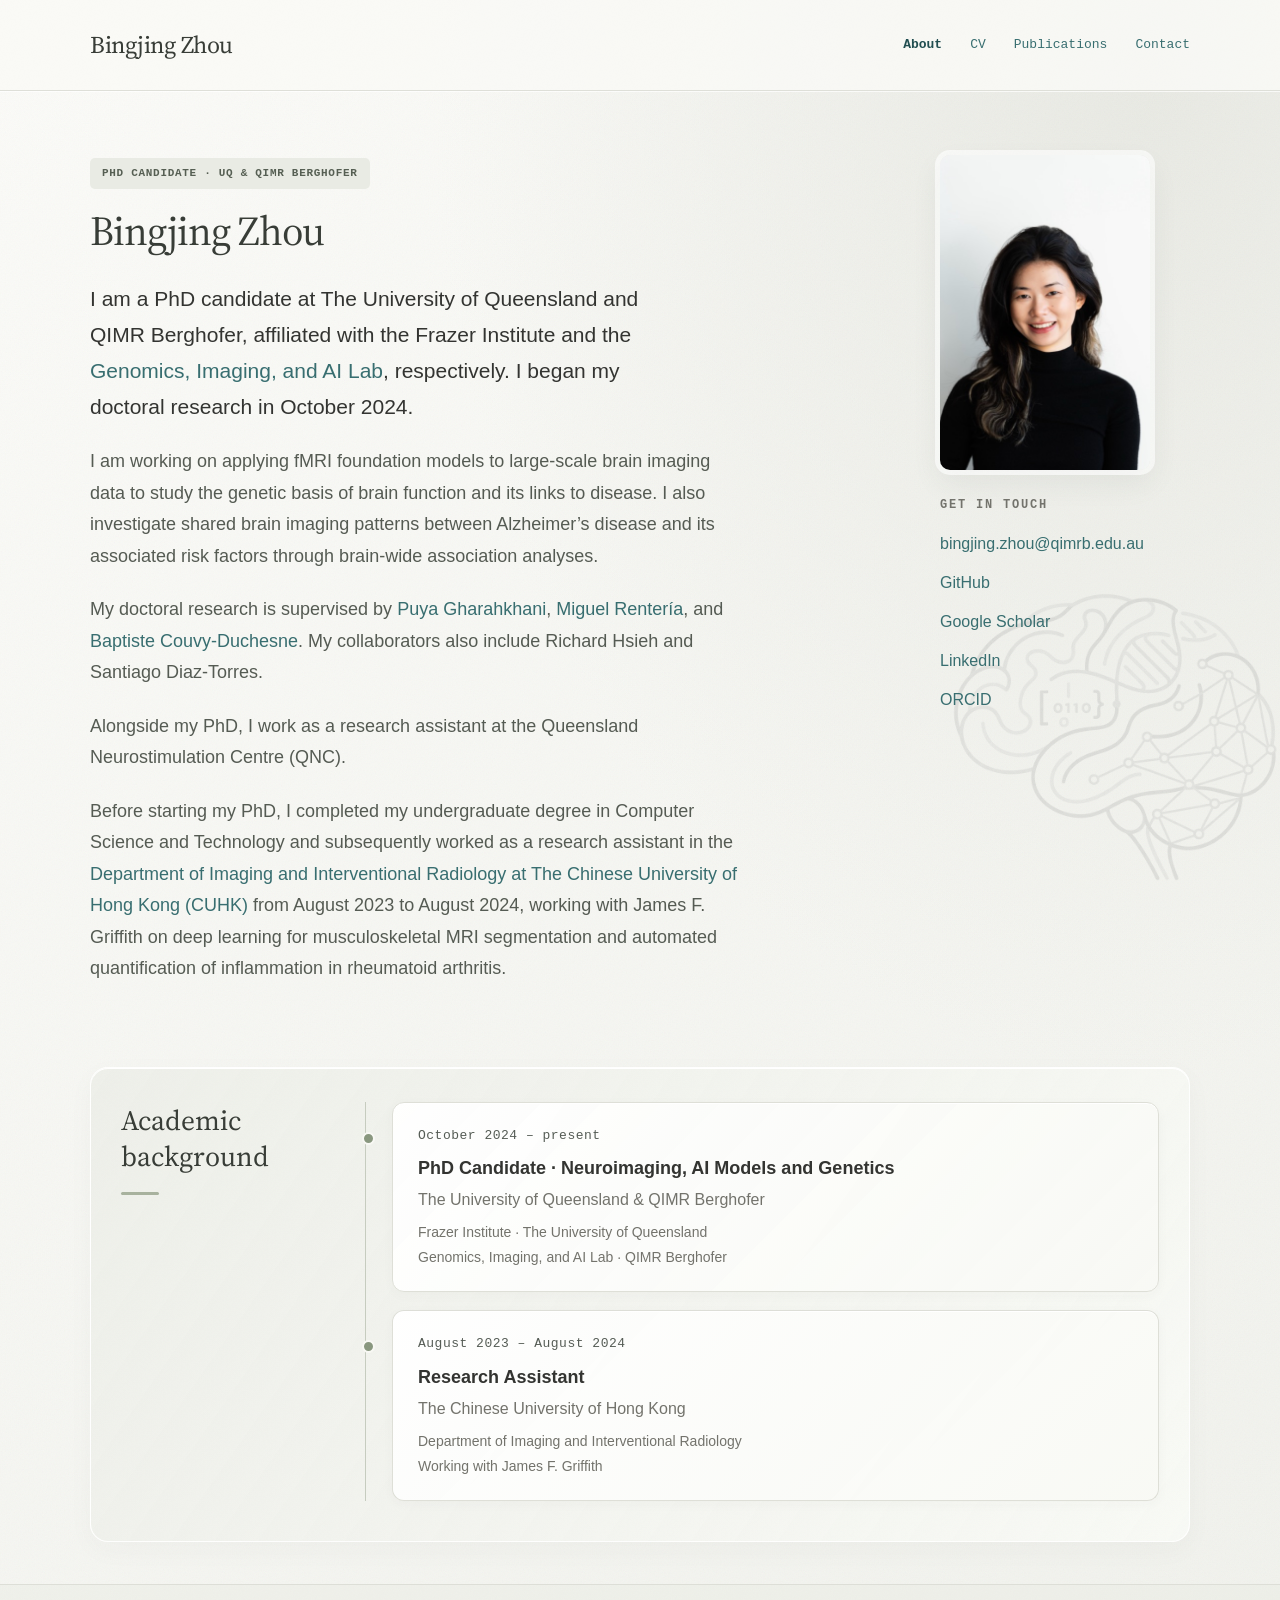
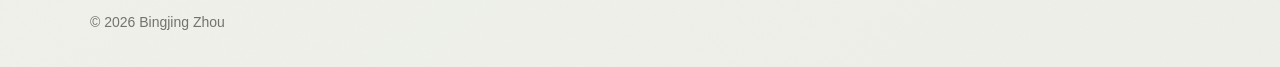
<file: index.html>
<!doctype html>
<html lang="en">
<head>
<meta charset="utf-8">
<meta name="viewport" content="width=device-width, initial-scale=1">
<title>Bingjing Zhou | Imaging Genetics &amp; AI | QIMR Berghofer</title>
<meta name="description" content="Bingjing Zhou, PhD candidate at The University of Queensland and QIMR Berghofer. Academic background and contact information.">
<link rel="icon" type="image/png" href="assets/omni-motif.png?v=20260914">
<link rel="stylesheet" href="site.css?v=20260914-darker-motif">
<link rel="preconnect" href="https://fonts.googleapis.com">
<link rel="preconnect" href="https://fonts.gstatic.com" crossorigin>
<link href="https://fonts.googleapis.com/css2?family=Source+Sans+3:wght@400;500;600&family=Source+Serif+4:wght@400;500&display=swap" rel="stylesheet">
</head>
<body>
<a class="skip" href="#about">Skip to content</a>
<header><nav class="wrap" aria-label="Main navigation"><a class="brand" href="index.html">Bingjing Zhou</a><div class="navlinks"><a href="index.html" aria-current="page">About</a><a href="cv.html">CV</a><a href="publications.html">Publications</a><a href="index.html#contact">Contact</a></div></nav></header>
<main class="wrap">
<section class="intro" id="about" aria-labelledby="name">
<div><p class="eyebrow">PhD Candidate · UQ &amp; QIMR Berghofer</p><h1 id="name">Bingjing Zhou</h1><p class="lead">I am a PhD candidate at The University of Queensland and QIMR Berghofer, affiliated with the Frazer Institute and the <a href="https://www.qimrb.edu.au/researchers-and-labs/genomics-imaging-and-ai-lab">Genomics, Imaging, and AI Lab</a>, respectively. I began my doctoral research in October 2024.</p><p class="bio">I am working on applying fMRI foundation models to large-scale brain imaging data to study the genetic basis of brain function and its links to disease. I also investigate shared brain imaging patterns between Alzheimer’s disease and its associated risk factors through brain-wide association analyses.</p><p class="bio">My doctoral research is supervised by <a href="https://www.qimrb.edu.au/about/our-people/puya-gharahkhani">Puya Gharahkhani</a>, <a href="https://www.qimrb.edu.au/researchers-and-labs/computational-neurogenomics">Miguel Rentería</a>, and <a href="https://www.qimrb.edu.au/about/our-people/baptiste-couvy-duchesne">Baptiste Couvy-Duchesne</a>. My collaborators also include Richard Hsieh and Santiago Diaz-Torres.</p><p class="bio">Alongside my PhD, I work as a research assistant at the Queensland Neurostimulation Centre (QNC).</p><p class="bio">Before starting my PhD, I completed my undergraduate degree in Computer Science and Technology and subsequently worked as a research assistant in the <a href="https://www.diir.cuhk.edu.hk/">Department of Imaging and Interventional Radiology at The Chinese University of Hong Kong (CUHK)</a> from August 2023 to August 2024, working with James F. Griffith on deep learning for musculoskeletal MRI segmentation and automated quantification of inflammation in rheumatoid arthritis.</p></div>
<aside class="contact" id="contact" aria-labelledby="contact-title"><img class="profile-photo" src="assets/bingjing-zhou.jpg" alt="Bingjing Zhou" width="150" height="225"><h2 id="contact-title">Get in touch</h2><ul><li><a href="mailto:bingjing.zhou@qimrb.edu.au">bingjing.zhou@qimrb.edu.au</a></li><li><a href="https://github.com/Bingjing23">GitHub</a></li><li><a href="https://scholar.google.com.hk/citations?user=AtSq6WAAAAAJ&amp;hl=en">Google Scholar</a></li><li><a href="https://www.linkedin.com/in/bingjing-zhou-9565a0262/">LinkedIn</a></li><li><a href="https://orcid.org/0009-0007-9734-4721">ORCID</a></li></ul></aside>
</section>
<section class="section" id="background" aria-labelledby="background-title"><h2 id="background-title">Academic background</h2><div class="timeline"><article class="entry"><p class="date">October 2024 – present</p><h3>PhD Candidate · Neuroimaging, AI Models and Genetics</h3><p>The University of Queensland &amp; QIMR Berghofer</p><p class="detail">Frazer Institute · The University of Queensland<br>Genomics, Imaging, and AI Lab · QIMR Berghofer</p></article><article class="entry"><p class="date">August 2023 – August 2024</p><h3>Research Assistant</h3><p>The Chinese University of Hong Kong</p><p class="detail">Department of Imaging and Interventional Radiology<br>Working with James F. Griffith</p></article></div></section>
</main><footer><div class="wrap">© 2026 Bingjing Zhou</div></footer>
</body>
</html>
</file>
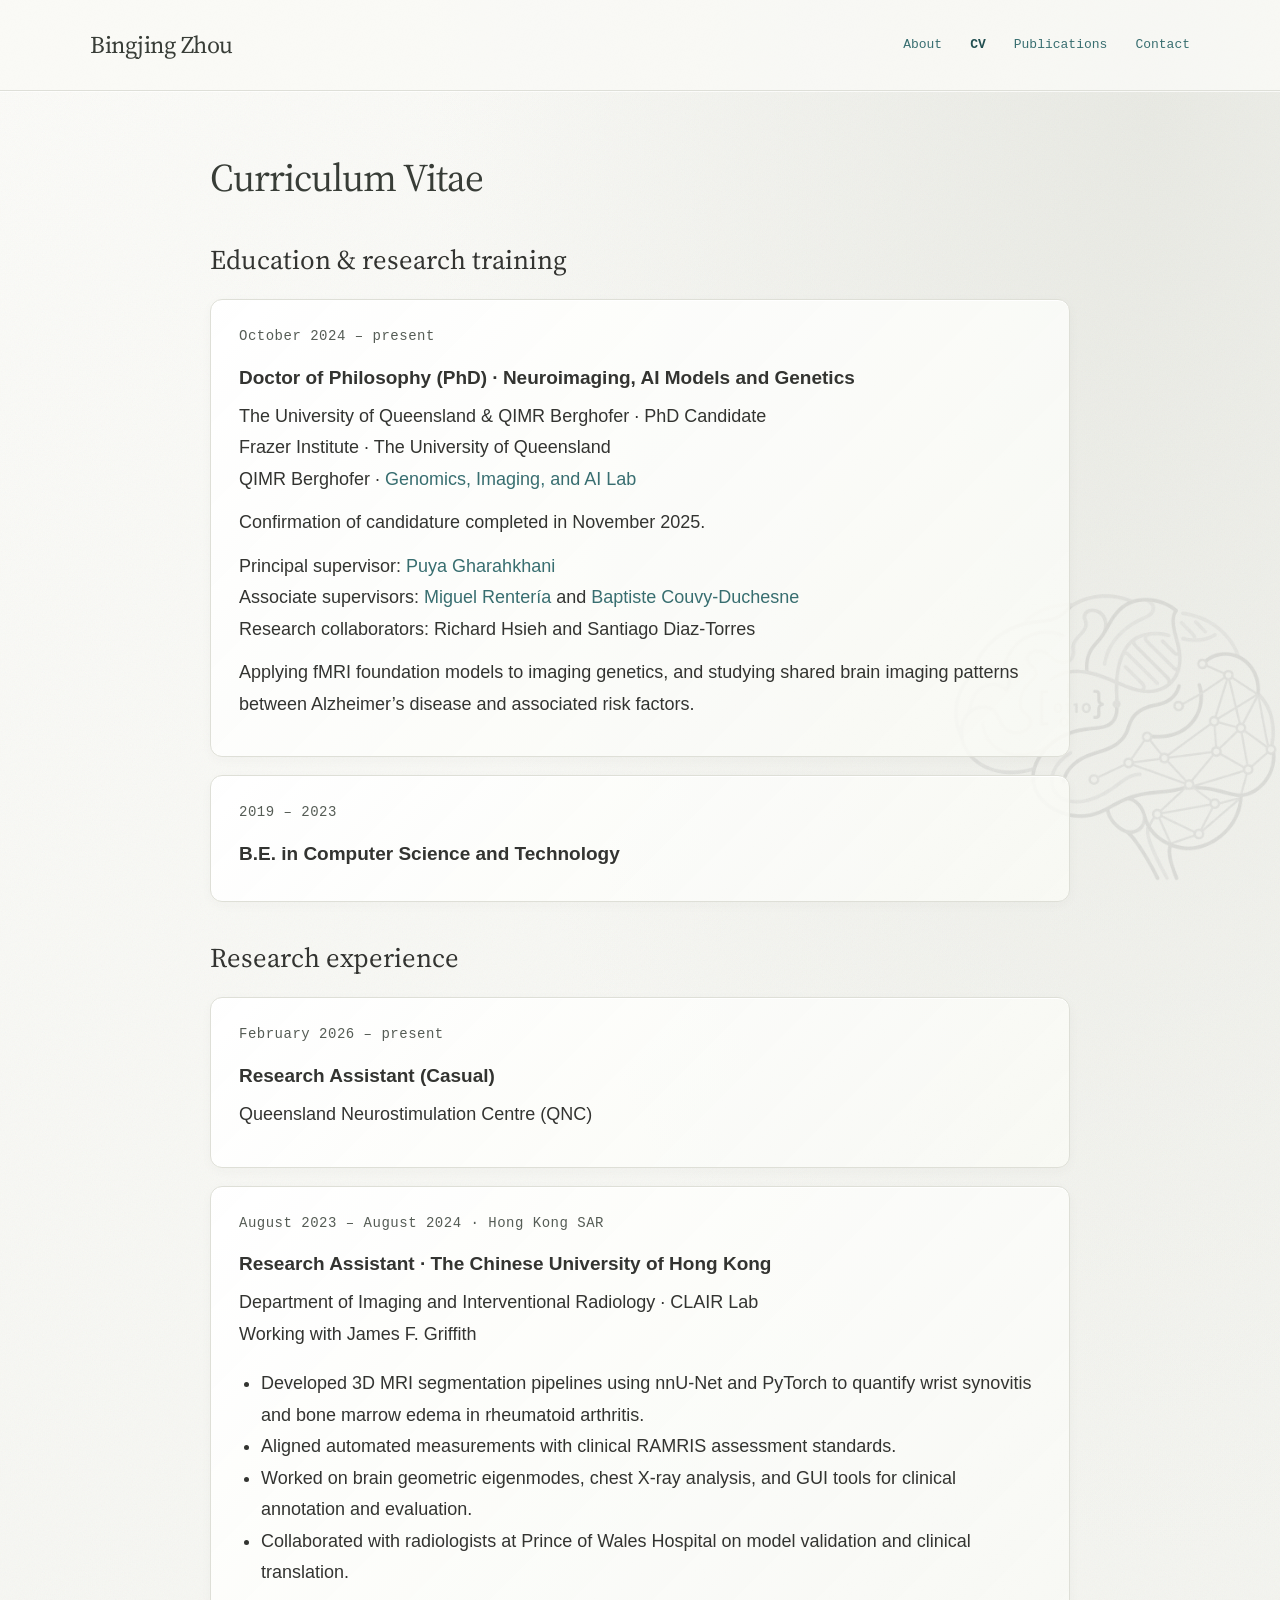
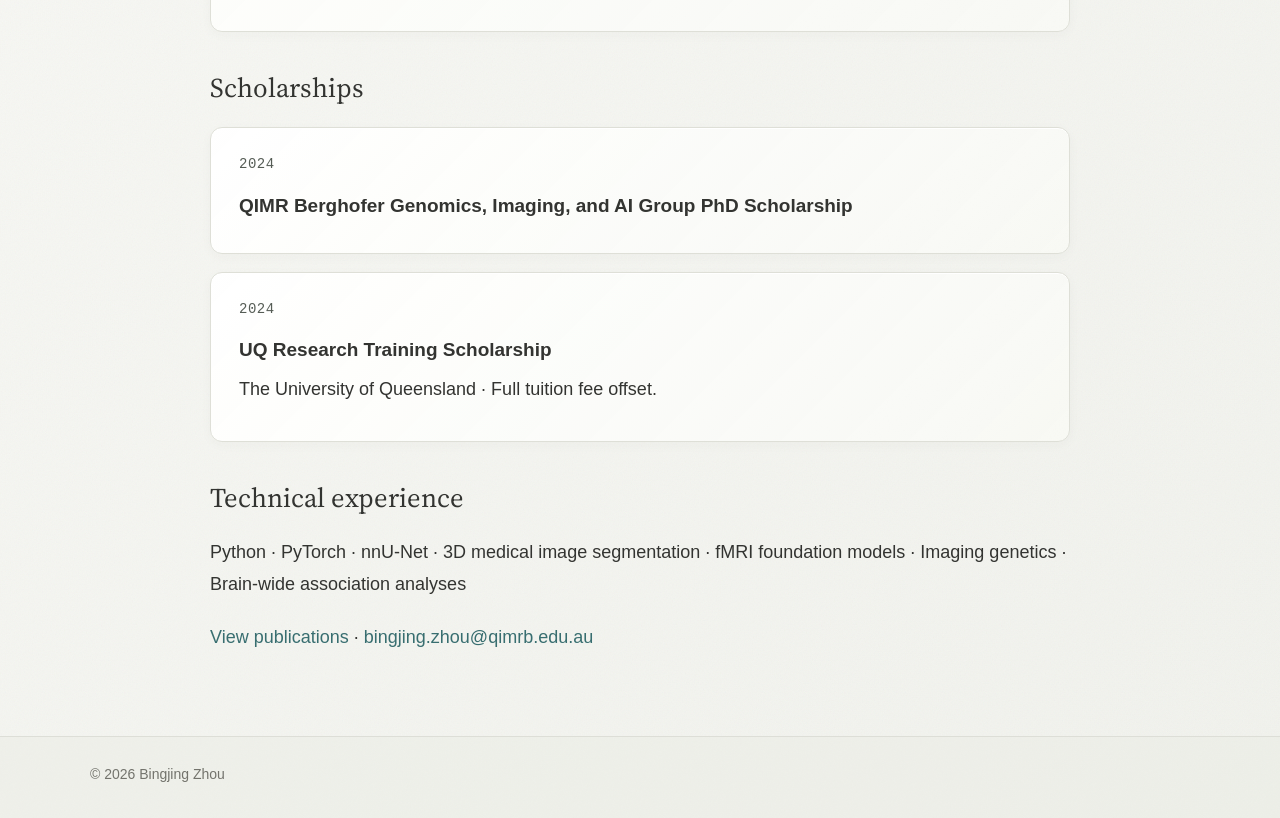
<file: cv.html>
<!doctype html>
<html lang="en">
<head>
<meta charset="utf-8">
<meta name="viewport" content="width=device-width, initial-scale=1">
<title>CV | Bingjing Zhou</title>
<meta name="description" content="CV — Bingjing Zhou, PhD candidate at The University of Queensland and QIMR Berghofer.">
<link rel="icon" type="image/png" href="assets/omni-motif.png?v=20260914">
<link rel="stylesheet" href="site.css?v=20260914-darker-motif">
<link rel="preconnect" href="https://fonts.googleapis.com">
<link rel="preconnect" href="https://fonts.gstatic.com" crossorigin>
<link href="https://fonts.googleapis.com/css2?family=Source+Sans+3:wght@400;500;600&family=Source+Serif+4:wght@400;500&display=swap" rel="stylesheet">
</head>
<body><a class="skip" href="#content">Skip to content</a><header><nav class="wrap" aria-label="Main navigation"><a class="brand" href="index.html">Bingjing Zhou</a><div class="navlinks"><a href="index.html">About</a><a href="cv.html" aria-current="page">CV</a><a href="publications.html">Publications</a><a href="index.html#contact">Contact</a></div></nav></header><main id="content" class="wrap document"><h1>Curriculum Vitae</h1><h2>Education &amp; research training</h2><article class="cv-block"><p class="date">October 2024 – present</p><h3>Doctor of Philosophy (PhD) · Neuroimaging, AI Models and Genetics</h3><p>The University of Queensland &amp; QIMR Berghofer · PhD Candidate<br>Frazer Institute · The University of Queensland<br>QIMR Berghofer · <a href="https://www.qimrb.edu.au/researchers-and-labs/genomics-imaging-and-ai-lab">Genomics, Imaging, and AI Lab</a></p><p>Confirmation of candidature completed in November 2025.</p><p>Principal supervisor: <a href="https://www.qimrb.edu.au/about/our-people/puya-gharahkhani">Puya Gharahkhani</a><br>Associate supervisors: <a href="https://www.qimrb.edu.au/researchers-and-labs/computational-neurogenomics">Miguel Rentería</a> and <a href="https://www.qimrb.edu.au/about/our-people/baptiste-couvy-duchesne">Baptiste Couvy-Duchesne</a><br>Research collaborators: Richard Hsieh and Santiago Diaz-Torres</p><p>Applying fMRI foundation models to imaging genetics, and studying shared brain imaging patterns between Alzheimer’s disease and associated risk factors.</p></article><article class="cv-block"><p class="date">2019 – 2023</p><h3>B.E. in Computer Science and Technology</h3></article><h2>Research experience</h2><article class="cv-block"><p class="date">February 2026 – present</p><h3>Research Assistant (Casual)</h3><p>Queensland Neurostimulation Centre (QNC)</p></article><article class="cv-block"><p class="date">August 2023 – August 2024 · Hong Kong SAR</p><h3>Research Assistant · The Chinese University of Hong Kong</h3><p>Department of Imaging and Interventional Radiology · CLAIR Lab<br>Working with James F. Griffith</p><ul><li>Developed 3D MRI segmentation pipelines using nnU-Net and PyTorch to quantify wrist synovitis and bone marrow edema in rheumatoid arthritis.</li><li>Aligned automated measurements with clinical RAMRIS assessment standards.</li><li>Worked on brain geometric eigenmodes, chest X-ray analysis, and GUI tools for clinical annotation and evaluation.</li><li>Collaborated with radiologists at Prince of Wales Hospital on model validation and clinical translation.</li></ul></article><h2>Scholarships</h2><article class="cv-block"><p class="date">2024</p><h3>QIMR Berghofer Genomics, Imaging, and AI Group PhD Scholarship</h3></article><article class="cv-block"><p class="date">2024</p><h3>UQ Research Training Scholarship</h3><p>The University of Queensland · Full tuition fee offset.</p></article><h2>Technical experience</h2><p>Python · PyTorch · nnU-Net · 3D medical image segmentation · fMRI foundation models · Imaging genetics · Brain-wide association analyses</p><p><a href="publications.html">View publications</a> · <a href="mailto:bingjing.zhou@qimrb.edu.au">bingjing.zhou@qimrb.edu.au</a></p></main><footer><div class="wrap">© 2026 Bingjing Zhou</div></footer></body></html>
</file>
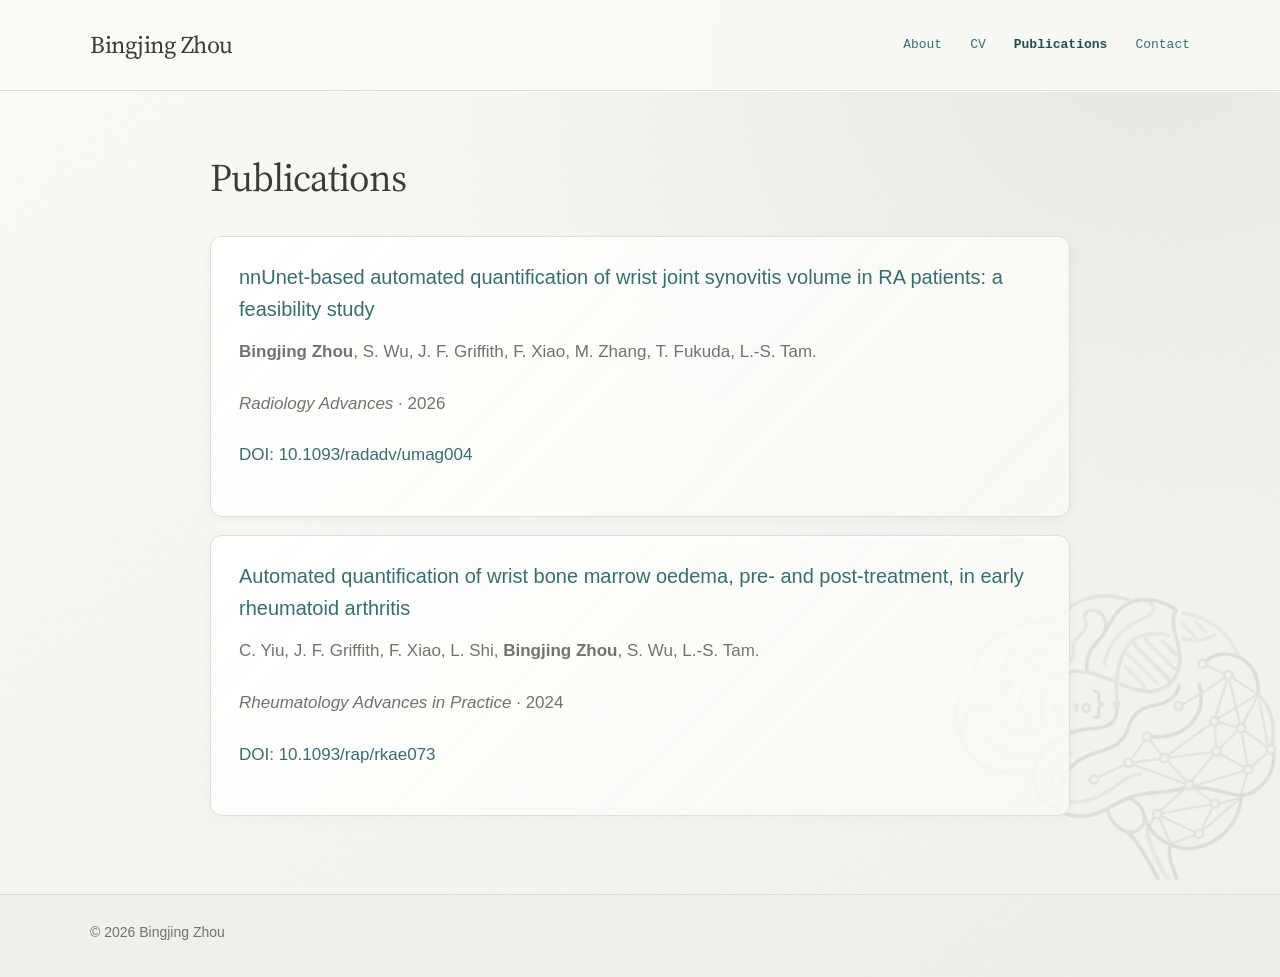
<file: publications.html>
<!doctype html>
<html lang="en">
<head>
<meta charset="utf-8">
<meta name="viewport" content="width=device-width, initial-scale=1">
<title>Publications | Bingjing Zhou</title>
<meta name="description" content="Publications — Bingjing Zhou, PhD candidate at The University of Queensland and QIMR Berghofer.">
<link rel="icon" type="image/png" href="assets/omni-motif.png?v=20260914">
<link rel="stylesheet" href="site.css?v=20260914-darker-motif">
<link rel="preconnect" href="https://fonts.googleapis.com">
<link rel="preconnect" href="https://fonts.gstatic.com" crossorigin>
<link href="https://fonts.googleapis.com/css2?family=Source+Sans+3:wght@400;500;600&family=Source+Serif+4:wght@400;500&display=swap" rel="stylesheet">
</head>
<body><a class="skip" href="#content">Skip to content</a><header><nav class="wrap" aria-label="Main navigation"><a class="brand" href="index.html">Bingjing Zhou</a><div class="navlinks"><a href="index.html">About</a><a href="cv.html">CV</a><a href="publications.html" aria-current="page">Publications</a><a href="index.html#contact">Contact</a></div></nav></header><main id="content" class="wrap document"><h1>Publications</h1><article class="publication"><h2><a href="https://doi.org/10.1093/radadv/umag004">nnUnet-based automated quantification of wrist joint synovitis volume in RA patients: a feasibility study</a></h2><p><strong>Bingjing Zhou</strong>, S. Wu, J. F. Griffith, F. Xiao, M. Zhang, T. Fukuda, L.-S. Tam.</p><p><em>Radiology Advances</em> · 2026</p><p><a href="https://doi.org/10.1093/radadv/umag004">DOI: 10.1093/radadv/umag004</a></p></article><article class="publication"><h2><a href="https://doi.org/10.1093/rap/rkae073">Automated quantification of wrist bone marrow oedema, pre- and post-treatment, in early rheumatoid arthritis</a></h2><p>C. Yiu, J. F. Griffith, F. Xiao, L. Shi, <strong>Bingjing Zhou</strong>, S. Wu, L.-S. Tam.</p><p><em>Rheumatology Advances in Practice</em> · 2024</p><p><a href="https://doi.org/10.1093/rap/rkae073">DOI: 10.1093/rap/rkae073</a></p></article></main><footer><div class="wrap">© 2026 Bingjing Zhou</div></footer></body></html>
</file>
<file: site.css>
:root{color-scheme:light;--ink:#29263b;--muted:#666477;--accent:#574879;--line:#dedce6;--paper:#fbfbfd}*{box-sizing:border-box}html{scroll-behavior:smooth;scroll-padding-top:30px}body{margin:0;background:var(--paper);color:var(--ink);font-family:"Avenir Next",Avenir,"Segoe UI",sans-serif;font-size:18px;line-height:1.8}a{color:var(--accent);text-underline-offset:5px;text-decoration-thickness:1px}a:hover{color:#302143}a:focus-visible{outline:2px solid var(--accent);outline-offset:6px}.skip{position:absolute;left:20px;top:-80px;background:white;padding:10px}.skip:focus{top:10px}.wrap{width:min(100% - 64px,1040px);margin:auto}header{padding:29px 0;border-bottom:1px solid var(--line)}nav{display:flex;align-items:center;justify-content:space-between;gap:24px}.brand{text-decoration:none;font-family:Georgia,"Times New Roman",serif;font-size:25px;color:var(--ink)}.navlinks{display:flex;gap:28px;font-size:15px}.navlinks a{text-decoration:none}main{padding-top:78px}.intro{display:grid;grid-template-columns:minmax(0,1fr) 230px;gap:80px;padding-bottom:66px}.eyebrow{font-size:13px;letter-spacing:2px;text-transform:uppercase;font-weight:600;color:var(--accent);margin:0 0 20px}h1,h2{font-family:Georgia,"Times New Roman",serif;font-weight:400}h1{font-size:clamp(31px,4vw,41px);line-height:1.2;letter-spacing:-.6px;margin:0 0 25px}p{margin:0 0 22px}.lead{font-size:22px;line-height:1.65;max-width:600px}.bio{max-width:660px;color:#514e61}.contact{padding-top:0;margin-top:9px}.contact h2{font-family:inherit;font-weight:600;font-size:15px;margin:0 0 17px}.contact ul{list-style:none;padding:0;margin:0}.contact li{margin-bottom:11px;font-size:16px}.contact a{overflow-wrap:anywhere}.email{display:block;font-size:14px;margin-top:5px;color:var(--muted)}.section{display:grid;grid-template-columns:230px 1fr;gap:60px;border-top:1px solid var(--line);padding:40px 0 50px}.section h2{font-size:30px;line-height:1.3;margin:0}.timeline{border-left:1px solid #c6bfd5;padding-left:29px}.entry+.entry{margin-top:33px;padding-top:29px;border-top:1px solid var(--line)}.date{font-size:14px;letter-spacing:.5px;color:var(--accent);margin-bottom:7px}.entry h3{font-size:19px;font-weight:600;line-height:1.5;margin:0 0 4px}.entry p{font-size:17px;color:var(--muted);margin:0}.entry .detail{font-size:15px;margin-top:6px}footer{border-top:1px solid var(--line);padding:25px 0 32px;font-size:14px;color:var(--muted)}@media(max-width:740px){.wrap{width:calc(100% - 40px)}header{padding:22px 0}.navlinks{gap:16px}main{padding-top:48px}.intro{grid-template-columns:1fr;gap:22px;padding-bottom:38px}.intro>.contact{grid-row:1}h1{letter-spacing:-1px}.lead{font-size:20px}.contact{max-width:none}.contact ul{display:flex;gap:14px 24px;flex-wrap:wrap}.contact li{margin:0}.email{margin:12px 0}.section{grid-template-columns:1fr;gap:25px;padding:32px 0}.timeline{padding-left:20px}}@media(prefers-reduced-motion:reduce){html{scroll-behavior:auto}}

.profile-photo{display:block;width:150px;height:auto;border-radius:8px;margin:0 0 25px}.navlinks{flex-wrap:wrap}.navlinks a[aria-current="page"]{text-decoration:underline}.document{padding-bottom:60px}.document h1{font-size:45px;margin-bottom:40px}.document h2{font-size:28px;margin:32px 0 16px}.document h3{font-size:19px;margin-bottom:7px}.document ul{padding-left:22px}.publication{padding:25px 0;border-top:1px solid var(--line)}.publication h2{font-family:inherit;font-size:20px;line-height:1.6;margin:0 0 12px}.publication p{color:var(--muted);font-size:17px}.cv-block{border-top:1px solid var(--line);padding:20px 0}.cv-block p{margin-bottom:12px}@media(max-width:520px){nav{align-items:flex-start;flex-direction:column;gap:15px}.profile-photo{width:130px;height:auto}}

/* Editorial layout with a restrained lavender palette. */
:root{--ink:#292536;--muted:#706a7b;--accent:#68527f;--line:#e6e0e9;--paper:#fcfaf8}
body{background:radial-gradient(ellipse at 100% 0, #eee8f2 0, transparent 42rem),var(--paper)}
header{background:rgba(252,250,248,.8);padding:24px 0}
.brand{font-size:24px;letter-spacing:-.5px}
.navlinks{gap:8px}
.navlinks a{padding:6px 13px;border-radius:24px;transition:background .15s ease}
.navlinks a:hover,.navlinks a[aria-current="page"]{background:#ece5f0;text-decoration:none}
main{padding-top:64px}
.intro{gap:64px;grid-template-columns:minmax(0,1fr) 210px;padding-bottom:60px}
.eyebrow{font-size:11px;letter-spacing:1.6px;margin-bottom:18px}
h1{font-size:clamp(33px,4vw,41px);letter-spacing:-1px}
.lead{font-size:21px;line-height:1.75}
.bio{font-size:17px;line-height:1.85}
.bio a,.lead a{text-decoration-color:#c7b6d1}
.contact{margin-top:0;padding:0}
.profile-photo{width:100%;max-width:210px;height:auto;border-radius:12px;margin-bottom:25px;box-shadow:0 10px 28px #39254b12}
.contact h2{font-size:12px;text-transform:uppercase;letter-spacing:1.8px;color:var(--muted);margin-bottom:14px}
.contact ul{display:flex;flex-wrap:wrap;gap:9px}
.contact li{margin:0;font-size:13px}
.contact li a{display:block;padding:5px 11px;border:1px solid var(--line);border-radius:20px;text-decoration:none;background:#ffffff80}
.contact li a:hover{background:#eee7f2;border-color:#cbbcd5}
.section{grid-template-columns:210px 1fr;gap:64px;padding:40px 0 60px}
.section h2{font-size:28px}
.timeline{padding-left:26px;border-color:#d8ccdf}
.entry{position:relative;background:#ffffff90;border:1px solid var(--line);border-radius:12px;padding:22px 25px}
.entry::before{content:"";position:absolute;width:9px;height:9px;border-radius:50%;background:var(--accent);border:2px solid var(--paper);left:-31px;top:29px}
.entry+.entry{margin-top:18px;padding-top:22px}
.entry .date{font-size:13px;color:var(--accent);margin-bottom:8px}
.entry h3{font-size:18px}
.entry p{font-size:16px}
.entry .detail{font-size:14px}
.document{max-width:860px}
.document h1{font-size:39px;margin-bottom:34px}
.document h2{font-size:27px}
.cv-block,.publication{background:#ffffff80;border:1px solid var(--line);border-radius:12px;padding:24px 28px;margin-bottom:18px}
.cv-block h3{margin-top:0}
.publication h2{font-size:20px}
footer{background:#f2edf380}
@media(max-width:740px){
 main{padding-top:32px}
 .intro{grid-template-columns:1fr;gap:30px;padding-bottom:36px}
 .intro>.contact{grid-row:1;display:grid;grid-template-columns:130px 1fr;column-gap:24px;align-items:start}
 .profile-photo{width:130px;grid-row:1 / 3;margin-bottom:0}
 .contact h2{margin-top:8px;margin-bottom:12px;align-self:end}
 .contact ul{align-self:start;justify-content:flex-start}
 .section{grid-template-columns:1fr;gap:24px;padding:30px 0 40px}
 .lead{font-size:20px}
 .entry{padding:20px}
 .document h1{font-size:35px}
 .cv-block,.publication{padding:20px}
}
@media(max-width:520px){
 .navlinks{gap:2px;margin-left:-10px}
 .navlinks a{padding:5px 10px;font-size:14px}
 .intro>.contact{column-gap:20px}
 .contact li a{padding:4px 9px}
}
@media(prefers-reduced-motion:reduce){.navlinks a{transition:none}}

/* Cool blue accents keep the academic layout calm and distinctive. */
:root{--ink:#243747;--muted:#617787;--accent:#326d94;--line:#d9e6ef;--paper:#fbfdff}
body{background:radial-gradient(ellipse at 95% 8%,#dcedfa 0,transparent 45rem),linear-gradient(150deg,#fbfdff 25%,#edf6fc 75%,#f9fcff)}
header{background:#fbfdffe6;border-bottom-color:#d9e6ef}
.brand{color:#274e68}
.navlinks a:hover,.navlinks a[aria-current="page"]{background:#deedf7;color:#245c80}
a:hover{color:#17496c}
.eyebrow{display:inline-block;padding:6px 12px;background:#e6f1f9;border-radius:5px;color:#376780;letter-spacing:1.3px}
h1{color:#254d68}
.bio{color:#455d6e}
.bio a,.lead a{text-decoration-color:#a6c9df}
.profile-photo{box-shadow:12px 12px 0 #deedf680,0 12px 30px #305d7612}
.contact li a{background:#f8fcff;border-color:#cfdfeb}
.contact li a:hover{background:#dfedf7;border-color:#aacade}
.section{border-top:0;background:linear-gradient(120deg,#eaf4fb99,#f8fcff);border-radius:18px;padding:34px 30px 40px;margin-bottom:42px;gap:34px}
.section h2{color:#2e5975}
.section h2::after{content:"";display:block;width:38px;height:3px;background:#8cbad6;margin-top:18px;border-radius:2px}
.timeline{border-color:#b8d3e5}
.entry{background:#ffffffd9;border-color:#d5e4ee;box-shadow:0 4px 15px #335a7210}
.entry::before{background:#5d94b7}
.cv-block,.publication{background:#ffffffb8;border-color:#d5e4ee;box-shadow:0 4px 15px #335a7208}
footer{background:#e8f2f980}
@media(max-width:740px){.section{padding:26px 18px 30px;gap:26px;margin-bottom:30px}.section h2::after{margin-top:12px}.timeline{padding-left:22px}.entry::before{left:-27px}}

/* A subtle paper grain adds depth without competing with the text. */
body{position:relative;isolation:isolate}
body::before{content:"";position:absolute;inset:0;z-index:-1;pointer-events:none;opacity:.12;background-image:url("data:image/svg+xml,%3Csvg xmlns='http://www.w3.org/2000/svg' width='180' height='180'%3E%3Cfilter id='grain'%3E%3CfeTurbulence type='fractalNoise' baseFrequency='.78' numOctaves='3' stitchTiles='stitch'/%3E%3C/filter%3E%3Cpath fill='%236c8799' filter='url(%23grain)' opacity='.4' d='M0 0h180v180H0z'/%3E%3C/svg%3E")}
header{background:#fbfdffd9;box-shadow:0 1px 0 #ffffffb3}
.profile-photo{box-shadow:0 0 0 5px #ffffff85,0 12px 30px #31566e18;border-radius:10px}
.section{background:linear-gradient(125deg,#e6f1f9b3,#f8fcffb3);border:1px solid #ffffffc7;box-shadow:inset 0 1px 0 #fff,0 8px 28px #36566d08}
.entry,.cv-block,.publication{background:linear-gradient(135deg,#ffffffeb,#f8fbfde0);box-shadow:inset 0 1px 0 #fff,0 3px 12px #36566d08;border-color:#dce7ee}
.contact li a{box-shadow:inset 0 1px 0 #fff,0 2px 4px #36566d05}

/* Preview: editorial serif headings and readable sans-serif body. */
body{font-family:"Avenir Next",Avenir,"Segoe UI",sans-serif;font-size:18px;line-height:1.75}
h1,h2,.brand{font-family:"Source Serif 4",Georgia,serif}
.bio{font-size:18px;line-height:1.75}
.lead{line-height:1.7}
.contact h2,.publication h2{font-family:inherit}

/* Paper-white preview with restrained typewriter accents. */
:root{--ink:#333431;--muted:#73736c;--accent:#555c55;--line:#ddded7;--paper:#f8f8f4}
body{background:radial-gradient(ellipse at 90% 5%,#e9eae4 0,transparent 45rem),linear-gradient(140deg,#fbfbf8,#f1f2ed)}
header{background:#fafaf6db;border-bottom-color:#dedfd8}
h1,.brand,.section h2{color:#383d37}
a:hover{color:#272d28}
.navlinks,.eyebrow,.date,.contact h2{font-family:"SFMono-Regular",Consolas,"Liberation Mono",monospace}
.navlinks{font-size:13px}
.navlinks a:hover,.navlinks a[aria-current="page"]{background:#e6e8e0;color:#3b433b}
.eyebrow{background:#e9ebe4;color:#565f53;font-size:11px;letter-spacing:.7px}
.bio{color:#555b53}
.bio a,.lead a{text-decoration-color:#b5bdb0}
.profile-photo{box-shadow:0 0 0 5px #ffffff9c,0 12px 30px #393b3014}
.contact li a{background:#fafbf7;border-color:#dadfd3;box-shadow:inset 0 1px 0 #fff}
.contact li a:hover{background:#e9ece3;border-color:#bdc5b6}
.section{background:linear-gradient(125deg,#e9ebe4a6,#fafbf7c7);border-color:#ffffffe0;box-shadow:inset 0 1px 0 #fff,0 8px 28px #393b3008}
.section h2::after{background:#a8b29e}
.timeline{border-color:#c6ccbf}
.entry,.cv-block,.publication{background:linear-gradient(135deg,#fffffff0,#f8f9f4e0);border-color:#dedfd7;box-shadow:inset 0 1px 0 #fff,0 3px 12px #393b3008}
.entry::before{background:#89977f}
footer{background:#e9ece380}

/* Restore understated navigation and vertically arranged contact links. */
.navlinks{gap:28px;margin-left:0}
.navlinks a{padding:0;border-radius:0;transition:none}
.navlinks a:hover,.navlinks a[aria-current="page"]{background:transparent;text-decoration:underline;text-underline-offset:5px}
.contact ul{display:block}
.contact li{margin:0 0 11px;font-size:16px}
.contact li a{display:inline;padding:0;border:0;border-radius:0;background:transparent;box-shadow:none;text-decoration:underline;text-underline-offset:5px}
.contact li a:hover{background:transparent}
@media(max-width:740px){.navlinks{gap:16px}}
@media(max-width:520px){.navlinks a{padding:0}}

/* Identify links by a muted teal accent, without underlines. */
a{color:#386e70;text-decoration:none}
a:hover{color:#214e50;text-decoration:none}
.navlinks a:hover,.navlinks a[aria-current="page"],.contact li a{text-decoration:none}
.navlinks a[aria-current="page"]{color:#214e50;font-weight:600}
.contact li a:hover{color:#214e50}

/* Decorative research motif, softened into the paper background. */
body::after{content:"";position:fixed;right:-55px;bottom:-50px;width:440px;height:440px;background:url("assets/omni-motif.png") center/contain no-repeat;filter:grayscale(1);mix-blend-mode:multiply;opacity:.15;pointer-events:none;z-index:-1}
@media(max-width:740px){body::after{width:260px;height:260px;right:-60px;bottom:-35px;opacity:.10}}

/* Give contact details room while keeping the email address intact. */
.wrap{width:min(100% - 64px,1100px)}
.intro{grid-template-columns:minmax(0,1fr) 250px;gap:64px}
.contact a[href^="mailto:"]{white-space:nowrap;overflow-wrap:normal}
@media(max-width:740px){
 .wrap{width:calc(100% - 40px)}
 .intro{grid-template-columns:1fr}
 .intro>.contact{grid-template-columns:130px minmax(0,1fr)}
}
@media(max-width:560px){
 .intro>.contact{display:block}
 .profile-photo{margin-bottom:24px}
 .contact h2{margin-top:0}
}
@media(max-width:360px){.contact a[href^="mailto:"]{font-size:14px}}
</file>
